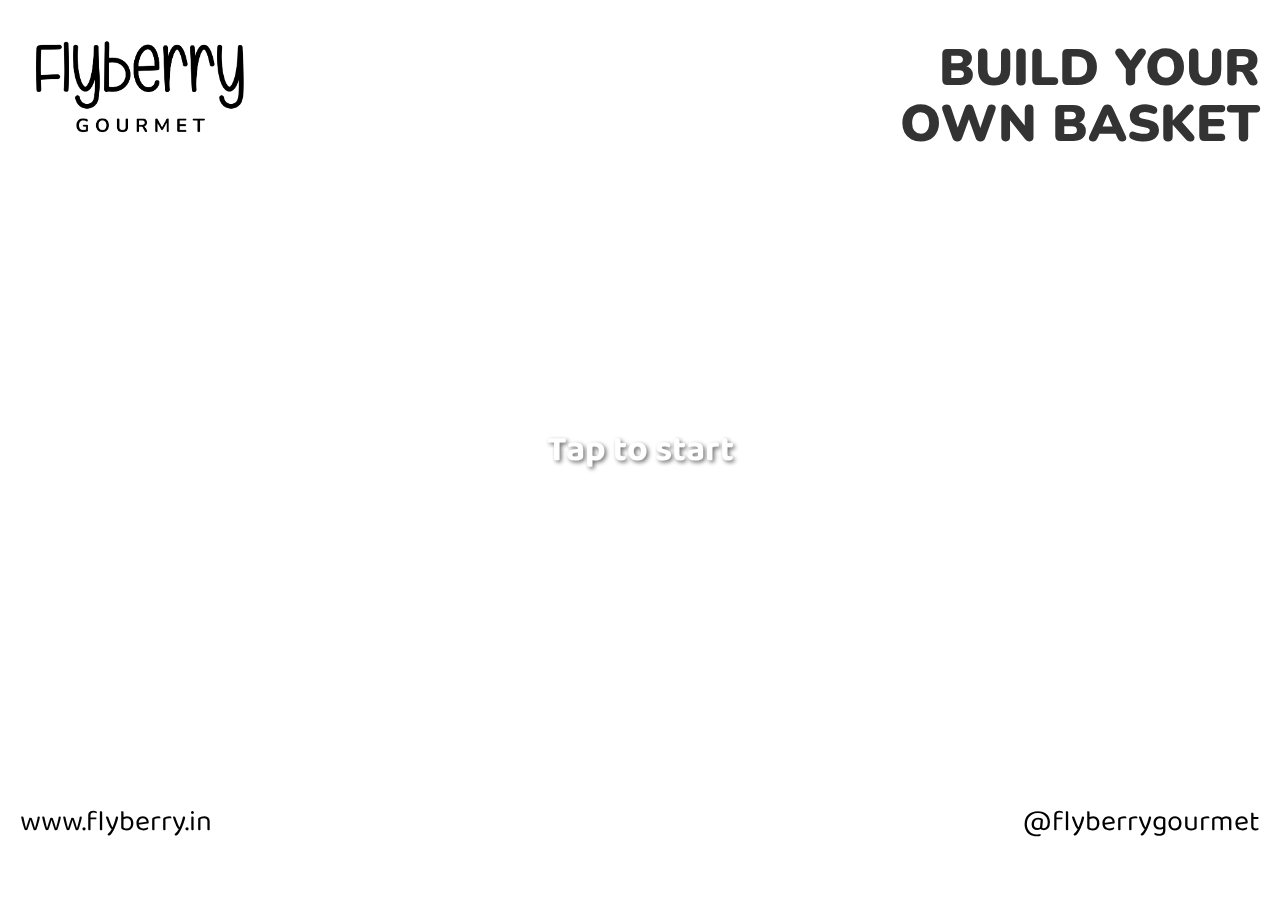
<file: index.html>
<!DOCTYPE html>
<html lang="en" class="no-js">
	<head>
		<meta charset="UTF-8" />
		<meta http-equiv="X-UA-Compatible" content="IE=edge"> 
		<meta name="viewport" content="width=device-width, initial-scale=1"> 
		<title>Flyberry Gourmet</title>
		<meta name="description" content="Build your own gourmet basket with Flyberry" />
		<link rel="stylesheet" type="text/css" href="css/normalize.css" />
		<link rel="stylesheet" type="text/css" href="css/demo.css" />
		<link rel="stylesheet" type="text/css" href="css/component.css" />
		<link rel="preconnect" href="https://fonts.googleapis.com">
		<link rel="preconnect" href="https://fonts.gstatic.com" crossorigin>
		<link href="https://fonts.googleapis.com/css2?family=Nunito:wght@400;700;900&display=swap" rel="stylesheet">
		<style>
			body {
				height: 100vh;
				overflow: hidden;
				position: relative;
				margin: 0;
				padding: 0;
			}
			
			/* Background video */
			.bg-video {
				position: fixed;
				top: 0;
				left: 0;
				width: 100vw;
				height: 100vh;
				object-fit: cover;
				z-index: -1;
			}
			
			/* Corner elements */
			.corner {
				position: absolute;
				z-index: 100;
			}
			
			.top-left {
				top: 40px;
				left: 20px;
			}
			
			.top-right {
				top: 40px;
				right: 20px;
				font-size: 3.2em;
				font-weight: 900;
				color: #333;
				font-family: 'Nunito', sans-serif;
				line-height: 1.1;
				text-align: right;
			}
			
			.bottom-left {
				bottom: 60px;
				left: 20px;
				font-size: 1.8em;
				color: black;
				font-family: 'Baloo 2', sans-serif;
			}
			
			.bottom-right {
				bottom: 60px;
				right: 20px;
				font-size: 1.8em;
				color: black;
				font-family: 'Baloo 2', sans-serif;
			}
			
			.logo {
				max-width: 240px;
				height: auto;
				margin-top: -45px;
			}
			
			/* Center content */
			.center-content {
				position: absolute;
				top: 50%;
				left: 50%;
				transform: translate(-50%, -50%);
				text-align: center;
				z-index: 50;
			}
			
			.ready-button {
				background: transparent;
				color: white;
				border: none;
				padding: 20px 40px;
				font-size: 2.25em;
				font-weight: bold;
				cursor: pointer;
				text-shadow: 2px 2px 4px rgba(0,0,0,0.7);
				opacity: 0.8;
				animation: blink 1.5s infinite;
				font-family: 'Baloo 2', sans-serif;
			}
			
			.ready-button:hover {
				animation-play-state: paused;
			}
			
			@keyframes blink {
				0%, 50% {
					opacity: 0.8;
				}
				51%, 100% {
					opacity: 0.3;
				}
			}
			
			/* Responsive adjustments */
			@media screen and (max-width: 768px) {
				.corner {
					font-size: 0.9em;
				}
				
				.top-right {
					font-size: 1.4em;
				}
				
				.logo {
					max-width: 120px;
				}
				
				.main-gif {
					width: 50vw;
					height: 50vh;
				}
				
				.ready-button {
					padding: 15px 30px;
					font-size: 1.3em;
				}
			}
			
			@media screen and (max-width: 480px) {
				.corner {
					font-size: 0.8em;
				}
				
				.top-right {
					font-size: 1.2em;
				}
				
				.logo {
					max-width: 100px;
				}
				
				.main-gif {
					width: 50vw;
					height: 50vh;
				}
				
				.ready-button {
					padding: 12px 25px;
					font-size: 1.1em;
				}
			}
			
			/* Optimized for 46:27 aspect ratio (narrow portrait screens ~360-428px width) */
			@media screen and (max-width: 430px) and (min-aspect-ratio: 1/2) {
				.corner {
					font-size: 0.7em;
				}
				
				.top-left {
					top: 20px;
					left: 15px;
				}
				
				.top-right {
					top: 20px;
					right: 15px;
					font-size: 1em;
					line-height: 1;
				}
				
				.bottom-left, .bottom-right {
					bottom: 40px;
					font-size: 0.9em;
				}
				
				.bottom-left {
					left: 15px;
				}
				
				.bottom-right {
					right: 15px;
				}
				
				.logo {
					max-width: 80px;
					margin-top: -25px;
				}
				
				.ready-button {
					padding: 10px 20px;
					font-size: 1em;
					border-radius: 8px;
				}
			}
			
			/* Extra narrow screens */
			@media screen and (max-width: 360px) {
				.top-right {
					font-size: 0.9em;
				}
				
				.bottom-left, .bottom-right {
					font-size: 0.8em;
				}
				
				.logo {
					max-width: 70px;
				}
				
				.ready-button {
					padding: 8px 16px;
					font-size: 0.9em;
				}
			}
		</style>
	</head>
	<body>
		<!-- Background Video -->
		<video class="bg-video" autoplay muted loop playsinline>
			<source src="https://pub-6e33f8540573461f858c0fa09671022b.r2.dev/video.mp4" type="video/mp4">
			Your browser does not support the video tag.
		</video>
		
		<!-- Top Left: Logo -->
		<div class="corner top-left">
			<img src="logo1.png" alt="Flyberry Logo" class="logo">
		</div>
		
		<!-- Top Right: BUILD YOUR OWN BASKET -->
		<div class="corner top-right">
			BUILD YOUR<br>OWN BASKET
		</div>
		
		<!-- Bottom Left: Website -->
		<div class="corner bottom-left">
			www.flyberry.in
		</div>
		
		<!-- Bottom Right: Instagram -->
		<div class="corner bottom-right">
			@flyberrygourmet
		</div>
		
		<!-- Center Content: Button -->
		<div class="center-content">
			<button class="ready-button">Tap to start</button>
		</div>
		
		<script>
			function goToForm() {
				window.location.href = 'form.html';
			}
			
			// Make entire page clickable
			document.addEventListener('click', goToForm);
		</script>
	</body>
</html>
</file>
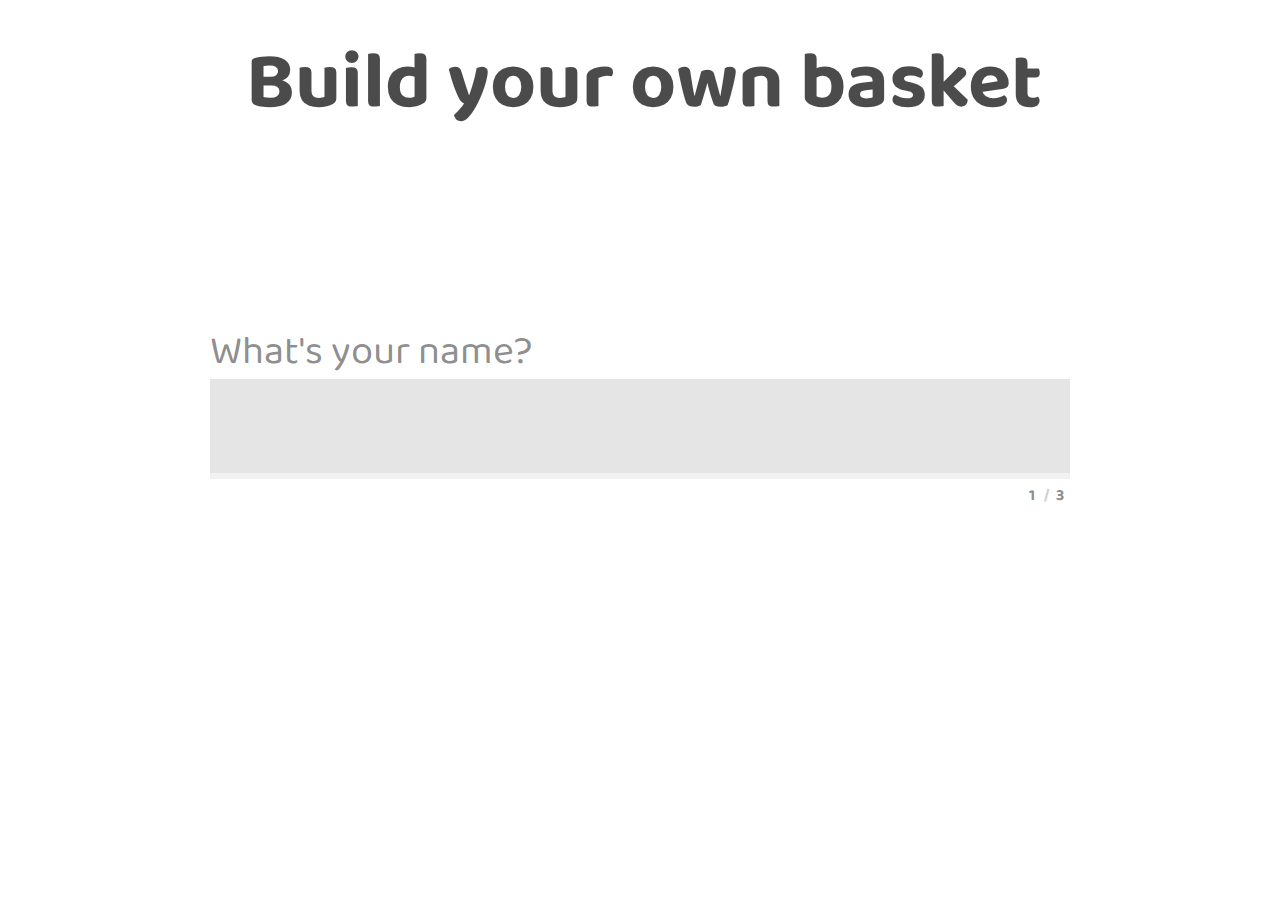
<file: form.html>
<!DOCTYPE html>
<html lang="en" class="no-js">
	<head>
		<meta charset="UTF-8" />
		<meta http-equiv="X-UA-Compatible" content="IE=edge"> 
		<meta name="viewport" content="width=device-width, initial-scale=1"> 
		<title>Form - Flyberry Gourmet</title>
		<meta name="description" content="Minimal Form Interface: Simplistic, single input view form" />
		<meta name="keywords" content="form, minimal, interface, single input, big form, responsive form, transition" />
		<meta name="author" content="Codrops" />
		<link rel="shortcut icon" href="../favicon.ico">
		<link rel="preconnect" href="https://fonts.googleapis.com">
		<link rel="preconnect" href="https://fonts.gstatic.com" crossorigin>
		<link href="https://fonts.googleapis.com/css2?family=Nunito:wght@400;600;700&display=swap" rel="stylesheet">
		<link rel="stylesheet" type="text/css" href="css/normalize.css" />
		<link rel="stylesheet" type="text/css" href="css/demo.css" />
		<link rel="stylesheet" type="text/css" href="css/component.css" />
		<style>
			@keyframes ripple {
				0% {
					transform: scale(0);
					opacity: 0.6;
				}
				100% {
					transform: scale(4);
					opacity: 0;
				}
			}
		</style>
		<script src="js/modernizr.custom.js"></script>
	</head>
	<body>
		<div class="container">
			<header class="codrops-header">
				<h1><span style="font-size: 2em; font-weight: bold; color: black;">Build your own basket</span></h1>	
			</header>
			<section>
				<form id="theForm" class="simform">
					<div class="simform-inner">
						<ol class="questions">
							<li>
								<span><label for="q1">What's your name?</label></span>
								<input id="q1" name="q1" type="text"/>
							</li>
							<li>
								<span><label for="q2">What's your phone number?</label></span>
								<input id="q2" name="q2" type="tel"/>
							</li>
							<li>
								<span><label for="q3">How many baskets do you need?</label></span>
								<input id="q3" name="q3" type="number" min="1"/>
							</li>
						</ol><!-- /questions -->
						<button class="submit" type="submit">Send answers</button>
						<div class="controls">
							<button class="next"></button>
							<div class="progress"></div>
							<span class="number">
								<span class="number-current"></span>
								<span class="number-total"></span>
							</span>
							<span class="error-message"></span>
						</div><!-- / controls -->
					</div><!-- /simform-inner -->
					<span class="final-message"></span>
				</form><!-- /simform -->			
			</section>
		</div><!-- /container -->
		<script src="js/classie.js"></script>
		<script src="js/stepsForm.js"></script>
		<script src="js/formHandler.js"></script>
		<script src="js/virtualKeyboard.js"></script>
		<script>
			var theForm = document.getElementById( 'theForm' );
                        //disable form autocomplete
                        theForm.setAttribute( "autocomplete", "off" );

			new stepsForm( theForm, {
				onSubmit : function( form ) {
					// Get the username from the form
					const userName = form.querySelector('#q1').value || 'Guest';
					
					// Save form data to Google Sheets
					window.formHandler.submitToSheets( form );
					
					// Store username in localStorage for the BYOB page
					localStorage.setItem('userName', userName);
					
					// Redirect to basket builder
					setTimeout(() => {
						window.location.href = 'byob.html';
					}, 1000); // 1 second delay before redirect
				}
			} );
		</script>
	</body>
</html>
</file>
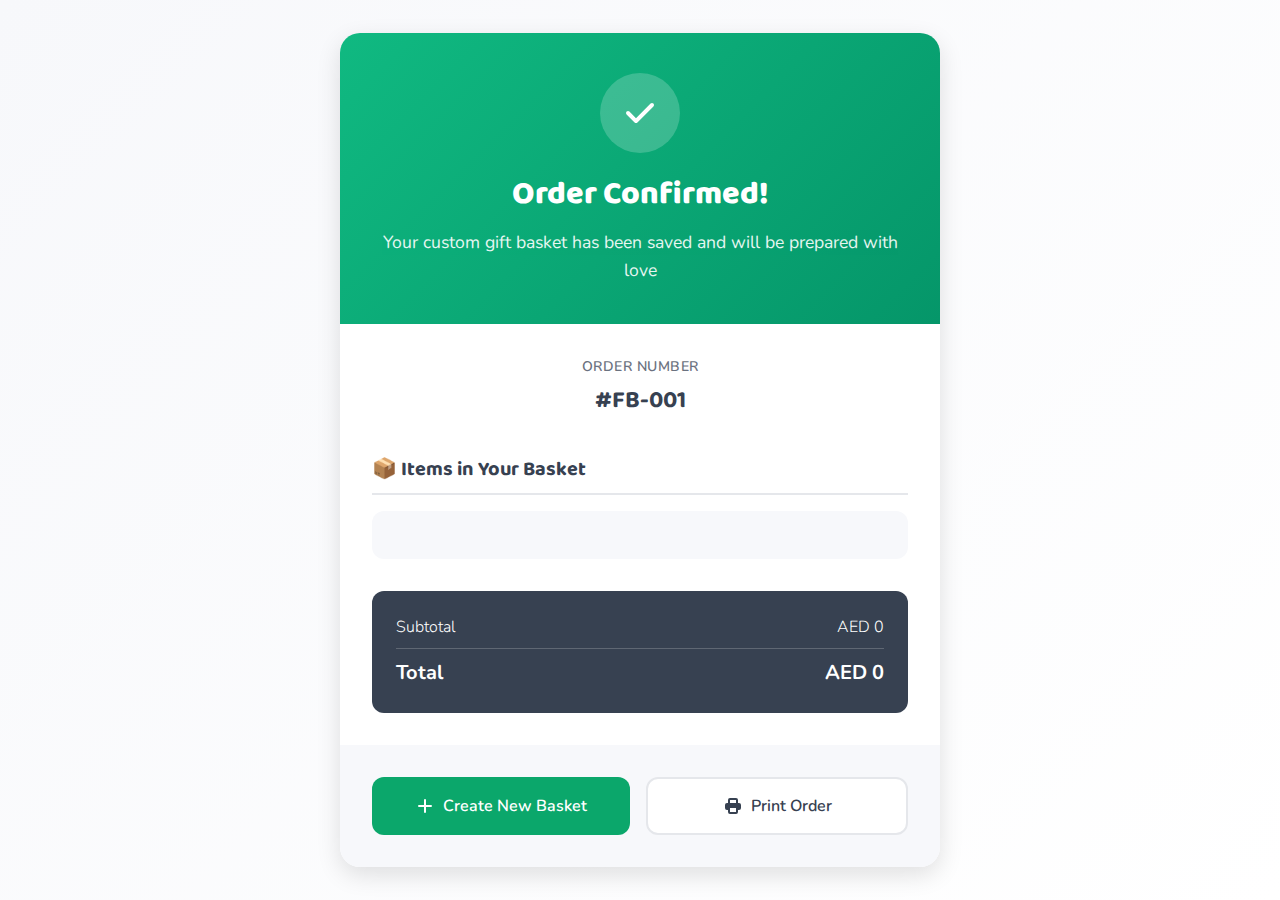
<file: order-confirmation.html>
<!DOCTYPE html>
<html lang="en">
<head>
    <meta charset="UTF-8">
    <meta name="viewport" content="width=device-width, initial-scale=1.0">
    <title>Order Confirmation - Flyberry Gourmet</title>
    <link rel="preconnect" href="https://fonts.googleapis.com">
    <link rel="preconnect" href="https://fonts.gstatic.com" crossorigin>
    <link href="https://fonts.googleapis.com/css2?family=Baloo+2:wght@400;700;800&family=Nunito:wght@300;400;600;700&display=swap" rel="stylesheet">
    <style>
        * {
            margin: 0;
            padding: 0;
            box-sizing: border-box;
        }

        :root {
            --bg-light: #f7f8fb;
            --white: #ffffff;
            --accent-blue: #374151;
            --accent-blue-light: #6b7280;
            --accent-green: #0ba76b;
            --text-primary: #1a1a1a;
            --text-secondary: #6b7280;
            --border-light: #e5e7eb;
            --shadow-sm: 0 1px 3px rgba(0, 0, 0, 0.06);
            --shadow-md: 0 4px 12px rgba(0, 0, 0, 0.08);
            --shadow-lg: 0 8px 24px rgba(0, 0, 0, 0.12);
            --success-green: #10b981;
            --success-light: #d1fae5;
        }

        body {
            font-family: 'Nunito', -apple-system, BlinkMacSystemFont, sans-serif;
            font-weight: 300;
            background: linear-gradient(135deg, var(--bg-light) 0%, #ffffff 100%);
            color: var(--text-primary);
            line-height: 1.6;
            min-height: 100vh;
            display: flex;
            align-items: center;
            justify-content: center;
            padding: 20px;
        }

        .confirmation-container {
            background: var(--white);
            border-radius: 20px;
            box-shadow: var(--shadow-lg);
            max-width: 600px;
            width: 100%;
            overflow: hidden;
            animation: slideUp 0.6s ease-out;
        }

        @keyframes slideUp {
            from {
                opacity: 0;
                transform: translateY(30px);
            }
            to {
                opacity: 1;
                transform: translateY(0);
            }
        }

        .confirmation-header {
            background: linear-gradient(135deg, var(--success-green) 0%, #059669 100%);
            color: white;
            padding: 2.5rem 2rem;
            text-align: center;
            position: relative;
        }

        .success-icon {
            width: 80px;
            height: 80px;
            background: rgba(255, 255, 255, 0.2);
            border-radius: 50%;
            display: flex;
            align-items: center;
            justify-content: center;
            margin: 0 auto 1rem;
            animation: bounce 0.8s ease-out 0.3s both;
        }

        @keyframes bounce {
            0%, 20%, 53%, 80%, 100% {
                transform: translateY(0);
            }
            40%, 43% {
                transform: translateY(-20px);
            }
            70% {
                transform: translateY(-10px);
            }
            90% {
                transform: translateY(-4px);
            }
        }

        .confirmation-title {
            font-family: 'Baloo 2', cursive;
            font-size: 2rem;
            font-weight: 800;
            margin-bottom: 0.5rem;
        }

        .confirmation-subtitle {
            font-size: 1.1rem;
            opacity: 0.9;
            font-weight: 400;
        }

        .order-details {
            padding: 2rem;
        }

        .order-number {
            text-align: center;
            margin-bottom: 2rem;
        }

        .order-number-label {
            font-size: 0.875rem;
            color: var(--text-secondary);
            text-transform: uppercase;
            letter-spacing: 0.5px;
            font-weight: 600;
        }

        .order-number-value {
            font-family: 'Baloo 2', cursive;
            font-size: 1.5rem;
            font-weight: 700;
            color: var(--accent-blue);
            margin-top: 0.25rem;
        }

        .summary-section {
            margin-bottom: 2rem;
        }

        .section-title {
            font-family: 'Baloo 2', cursive;
            font-size: 1.25rem;
            font-weight: 700;
            color: var(--accent-blue);
            margin-bottom: 1rem;
            padding-bottom: 0.5rem;
            border-bottom: 2px solid var(--border-light);
        }



        .items-list {
            background: var(--bg-light);
            border-radius: 12px;
            padding: 1.5rem;
        }

        .item {
            display: flex;
            justify-content: space-between;
            align-items: center;
            padding: 0.75rem 0;
            border-bottom: 1px solid var(--border-light);
        }

        .item:last-child {
            border-bottom: none;
        }

        .item-info {
            flex: 1;
        }

        .item-name {
            font-weight: 600;
            color: var(--text-primary);
        }

        .item-details {
            font-size: 0.875rem;
            color: var(--text-secondary);
            margin-top: 0.25rem;
        }

        .item-total {
            font-weight: 700;
            color: var(--accent-blue);
        }

        .order-total {
            background: var(--accent-blue);
            color: white;
            padding: 1.5rem;
            border-radius: 12px;
            margin-top: 1.5rem;
        }

        .total-row {
            display: flex;
            justify-content: space-between;
            align-items: center;
            margin-bottom: 0.5rem;
        }

        .total-row:last-child {
            margin-bottom: 0;
            padding-top: 0.5rem;
            border-top: 1px solid rgba(255, 255, 255, 0.2);
            font-size: 1.25rem;
            font-weight: 700;
        }

        .actions {
            padding: 2rem;
            background: var(--bg-light);
            display: flex;
            gap: 1rem;
            flex-wrap: wrap;
        }

        .btn {
            flex: 1;
            min-width: 200px;
            padding: 1rem 2rem;
            border: none;
            border-radius: 12px;
            font-family: 'Nunito', sans-serif;
            font-weight: 600;
            font-size: 1rem;
            cursor: pointer;
            transition: all 0.3s ease;
            text-decoration: none;
            display: flex;
            align-items: center;
            justify-content: center;
            gap: 0.5rem;
        }

        .btn-primary {
            background: var(--accent-green);
            color: white;
        }

        .btn-primary:hover {
            background: #0a9960;
            transform: translateY(-2px);
            box-shadow: 0 6px 20px rgba(11, 167, 107, 0.3);
        }

        .btn-secondary {
            background: white;
            color: var(--accent-blue);
            border: 2px solid var(--border-light);
        }

        .btn-secondary:hover {
            background: var(--accent-blue);
            color: white;
            transform: translateY(-2px);
            box-shadow: var(--shadow-md);
        }



        @media (max-width: 768px) {
            .confirmation-container {
                margin: 1rem;
                border-radius: 16px;
            }

            .confirmation-header {
                padding: 2rem 1.5rem;
            }

            .confirmation-title {
                font-size: 1.75rem;
            }

            .order-details {
                padding: 1.5rem;
            }

            .actions {
                padding: 1.5rem;
                flex-direction: column;
            }

            .btn {
                min-width: auto;
            }
        }

        /* Optimized for 46:27 aspect ratio (narrow portrait screens ~360-430px width) */
        @media (max-width: 430px) and (min-aspect-ratio: 1/2) {
            .confirmation-container {
                margin: 0.75rem;
                border-radius: 12px;
            }

            .confirmation-header {
                padding: 1.5rem 1rem;
            }

            .success-icon {
                width: 60px;
                height: 60px;
            }

            .confirmation-title {
                font-size: 1.5rem;
                margin: 1rem 0 0.5rem 0;
            }

            .confirmation-subtitle {
                font-size: 0.9rem;
            }

            .order-details {
                padding: 1rem;
            }

            .detail-row {
                padding: 0.75rem 0;
            }

            .detail-label {
                font-size: 0.85rem;
            }

            .detail-value {
                font-size: 0.9rem;
            }

            .items-list {
                gap: 0.75rem;
                margin: 0.75rem 0;
            }

            .item {
                padding: 0.75rem;
            }

            .item-name {
                font-size: 0.9rem;
            }

            .item-details {
                font-size: 0.8rem;
            }

            .total-section {
                padding: 1rem 0;
            }

            .total-label, .total-value {
                font-size: 1rem;
            }

            .actions {
                padding: 1rem;
                gap: 0.75rem;
            }

            .btn {
                padding: 0.75rem 1.5rem;
                font-size: 0.9rem;
            }
        }

        /* Extra narrow screens (≤360px) */
        @media (max-width: 360px) {
            .confirmation-container {
                margin: 0.5rem;
            }

            .confirmation-header {
                padding: 1.25rem 0.75rem;
            }

            .confirmation-title {
                font-size: 1.3rem;
            }

            .confirmation-subtitle {
                font-size: 0.85rem;
            }

            .order-details {
                padding: 0.75rem;
            }

            .detail-label {
                font-size: 0.8rem;
            }

            .detail-value {
                font-size: 0.85rem;
            }

            .item-name {
                font-size: 0.85rem;
            }

            .item-details {
                font-size: 0.75rem;
            }

            .btn {
                padding: 0.65rem 1.25rem;
                font-size: 0.85rem;
            }
        }
    </style>
</head>
<body>
    <div class="confirmation-container">
        <!-- Header -->
        <div class="confirmation-header">
            <div class="success-icon">
                <svg width="40" height="40" fill="currentColor" viewBox="0 0 20 20">
                    <path fill-rule="evenodd" d="M16.707 5.293a1 1 0 010 1.414l-8 8a1 1 0 01-1.414 0l-4-4a1 1 0 011.414-1.414L8 12.586l7.293-7.293a1 1 0 011.414 0z" clip-rule="evenodd"/>
                </svg>
            </div>
            <h1 class="confirmation-title">Order Confirmed!</h1>
            <p class="confirmation-subtitle">Your custom gift basket has been saved and will be prepared with love</p>
        </div>

        <!-- Order Details -->
        <div class="order-details">
            <!-- Order Number -->
            <div class="order-number">
                <div class="order-number-label">Order Number</div>
                <div class="order-number-value" id="orderNumber">#FB-001</div>
            </div>



            <!-- Items List -->
            <div class="summary-section">
                <h3 class="section-title">📦 Items in Your Basket</h3>
                <div class="items-list" id="itemsList">
                    <!-- Items will be populated by JavaScript -->
                </div>
            </div>

            <!-- Order Total -->
            <div class="order-total">
                <div class="total-row">
                    <span>Subtotal</span>
                    <span id="subtotalAmount">AED 0</span>
                </div>
                <div class="total-row" id="discountRow" style="display: none;">
                    <span>Discount</span>
                    <span id="discountAmount">-AED 0</span>
                </div>
                <div class="total-row">
                    <span>Total</span>
                    <span id="totalAmount">AED 0</span>
                </div>
            </div>
        </div>

        <!-- Actions -->
        <div class="actions">
            <a href="index.html" class="btn btn-primary">
                <svg width="20" height="20" fill="currentColor" viewBox="0 0 20 20">
                    <path fill-rule="evenodd" d="M10 3a1 1 0 011 1v5h5a1 1 0 110 2h-5v5a1 1 0 11-2 0v-5H4a1 1 0 110-2h5V4a1 1 0 011-1z" clip-rule="evenodd"/>
                </svg>
                Create New Basket
            </a>
            <button onclick="window.print()" class="btn btn-secondary">
                <svg width="20" height="20" fill="currentColor" viewBox="0 0 20 20">
                    <path fill-rule="evenodd" d="M5 4v3H4a2 2 0 00-2 2v3a2 2 0 002 2h1v2a2 2 0 002 2h6a2 2 0 002-2v-2h1a2 2 0 002-2V9a2 2 0 00-2-2h-1V4a2 2 0 00-2-2H7a2 2 0 00-2 2zm8 0H7v3h6V4zm0 8H7v4h6v-4z" clip-rule="evenodd"/>
                </svg>
                Print Order
            </button>
        </div>
    </div>

    <script>
        // Get order data from URL parameters or localStorage
        function loadOrderData() {
            try {
                // Try to get data from localStorage first
                const orderData = localStorage.getItem('lastOrder');
                if (orderData) {
                    const data = JSON.parse(orderData);
                    populateOrderDetails(data);
                    // Clear the stored data after use
                    localStorage.removeItem('lastOrder');
                    return;
                }

                // Fallback: try URL parameters
                const urlParams = new URLSearchParams(window.location.search);
                const orderParam = urlParams.get('order');
                if (orderParam) {
                    const data = JSON.parse(decodeURIComponent(orderParam));
                    populateOrderDetails(data);
                }
            } catch (error) {
                console.error('Error loading order data:', error);
                // Show default data if no order data available
                showDefaultOrder();
            }
        }

        function populateOrderDetails(orderData) {
            // Generate order number based on timestamp
            const orderNumber = `#FB-${Date.now().toString().slice(-6)}`;
            document.getElementById('orderNumber').textContent = orderNumber;



            // Populate items list
            const itemsList = document.getElementById('itemsList');
            itemsList.innerHTML = '';

            if (orderData.items && orderData.items.length > 0) {
                orderData.items.forEach(item => {
                    const itemElement = document.createElement('div');
                    itemElement.className = 'item';
                    itemElement.innerHTML = `
                        <div class="item-info">
                            <div class="item-name">${item.name}</div>
                        </div>
                        <div class="item-total">${item.total}</div>
                    `;
                    itemsList.appendChild(itemElement);
                });
            } else {
                itemsList.innerHTML = '<div class="item"><div class="item-info"><div class="item-name">No items found</div></div></div>';
            }

            // Populate totals
            document.getElementById('subtotalAmount').textContent = orderData.subtotal || 'AED 0';
            document.getElementById('totalAmount').textContent = orderData.finalTotal || 'AED 0';

            // Show discount if applicable
            if (orderData.discount && parseFloat(orderData.discount.replace(/[^\d.-]/g, '')) > 0) {
                document.getElementById('discountRow').style.display = 'flex';
                document.getElementById('discountAmount').textContent = `-${orderData.discount}`;
            }
        }

        function showDefaultOrder() {
            // Show a default message if no order data is available
            document.getElementById('orderNumber').textContent = '#FB-000001';

            
            const itemsList = document.getElementById('itemsList');
            itemsList.innerHTML = '<div class="item"><div class="item-info"><div class="item-name">Your custom basket items</div><div class="item-details">Details will be confirmed by our team</div></div></div>';
        }

        // Load order data when page loads
        document.addEventListener('DOMContentLoaded', function() {
            loadOrderData();
        });
    </script>
</body>
</html>
</file>
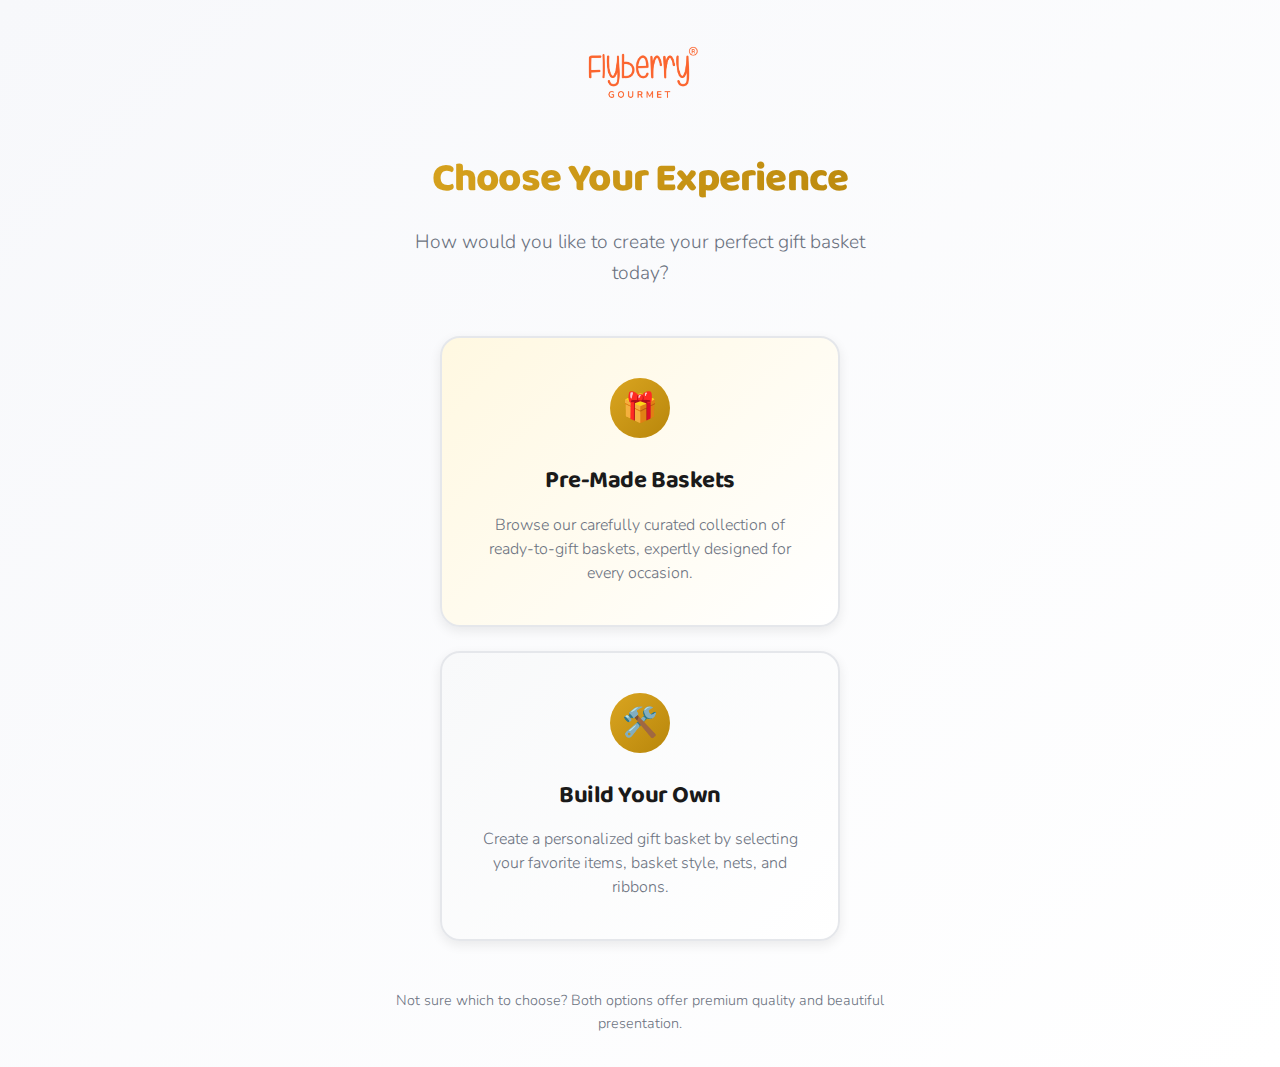
<file: selection.html>
<!DOCTYPE html>
<html lang="en">
<head>
    <meta charset="UTF-8">
    <meta name="viewport" content="width=device-width, initial-scale=1.0">
    <title>Flyberry Gourmet - Choose Your Experience</title>
    <link rel="preconnect" href="https://fonts.googleapis.com">
    <link rel="preconnect" href="https://fonts.gstatic.com" crossorigin>
    <link href="https://fonts.googleapis.com/css2?family=Baloo+2:wght@400;700;800&family=Nunito:wght@300;400;600;700&display=swap" rel="stylesheet">
    <style>
        * {
            margin: 0;
            padding: 0;
            box-sizing: border-box;
        }

        :root {
            --bg-light: #f7f8fb;
            --white: #ffffff;
            --accent-blue: #374151;
            --accent-blue-light: #6b7280;
            --accent-green: #0ba76b;
            --text-primary: #1a1a1a;
            --text-secondary: #6b7280;
            --border-light: #e5e7eb;
            --shadow-sm: 0 1px 3px rgba(0, 0, 0, 0.06);
            --shadow-md: 0 4px 12px rgba(0, 0, 0, 0.08);
            --shadow-lg: 0 8px 24px rgba(0, 0, 0, 0.12);
            --gold: #DAA520;
            --gold-dark: #B8860B;
        }

        body {
            font-family: 'Nunito', -apple-system, BlinkMacSystemFont, sans-serif;
            font-weight: 300;
            background: linear-gradient(135deg, #f7f8fb 0%, #ffffff 100%);
            color: var(--text-primary);
            line-height: 1.6;
            -webkit-font-smoothing: antialiased;
            -moz-osx-font-smoothing: grayscale;
            min-height: 100vh;
            display: flex;
            align-items: center;
            justify-content: center;
        }

        h1, h2, h3 {
            font-family: 'Baloo 2', cursive;
            font-weight: 800;
            letter-spacing: -0.02em;
        }

        .container {
            max-width: 600px;
            width: 100%;
            padding: 2rem;
            text-align: center;
        }

        .logo {
            width: 120px;
            height: auto;
            margin: 0 auto 2rem;
            display: block;
        }

        .main-heading {
            font-size: 2.5rem;
            color: var(--text-primary);
            margin-bottom: 1rem;
            background: linear-gradient(135deg, var(--gold), var(--gold-dark));
            -webkit-background-clip: text;
            -webkit-text-fill-color: transparent;
            background-clip: text;
        }

        .subtitle {
            font-size: 1.2rem;
            color: var(--text-secondary);
            margin-bottom: 3rem;
            max-width: 500px;
            margin-left: auto;
            margin-right: auto;
        }

        .options-container {
            display: flex;
            flex-direction: column;
            gap: 1.5rem;
            max-width: 400px;
            margin: 0 auto;
        }

        .option-card {
            background: var(--white);
            border-radius: 20px;
            padding: 2.5rem 2rem;
            box-shadow: var(--shadow-md);
            border: 2px solid var(--border-light);
            cursor: pointer;
            transition: all 0.3s cubic-bezier(0.4, 0, 0.2, 1);
            text-decoration: none;
            color: inherit;
            position: relative;
            overflow: hidden;
        }

        .option-card::before {
            content: '';
            position: absolute;
            top: 0;
            left: -100%;
            width: 100%;
            height: 100%;
            background: linear-gradient(90deg, transparent, rgba(218, 165, 32, 0.1), transparent);
            transition: left 0.6s;
        }

        .option-card:hover::before {
            left: 100%;
        }

        .option-card:hover {
            transform: translateY(-5px);
            box-shadow: var(--shadow-lg);
            border-color: var(--gold);
        }

        .option-card:active {
            transform: translateY(-2px);
        }

        .option-icon {
            width: 60px;
            height: 60px;
            background: linear-gradient(135deg, var(--gold), var(--gold-dark));
            border-radius: 50%;
            display: flex;
            align-items: center;
            justify-content: center;
            margin: 0 auto 1.5rem;
            font-size: 1.8rem;
            color: white;
            position: relative;
            z-index: 2;
        }

        .option-title {
            font-size: 1.5rem;
            font-weight: 700;
            color: var(--text-primary);
            margin-bottom: 0.75rem;
            position: relative;
            z-index: 2;
        }

        .option-description {
            color: var(--text-secondary);
            font-size: 1rem;
            line-height: 1.5;
            position: relative;
            z-index: 2;
        }

        .customize-card {
            background: linear-gradient(135deg, #f8f9fa, var(--white));
        }

        .premade-card {
            background: linear-gradient(135deg, #fff8e1, var(--white));
        }

        .footer-text {
            margin-top: 3rem;
            color: var(--text-secondary);
            font-size: 0.9rem;
        }

        /* Responsive Design */
        @media (max-width: 768px) {
            .container {
                padding: 1.5rem;
            }

            .main-heading {
                font-size: 2rem;
            }

            .subtitle {
                font-size: 1.1rem;
                margin-bottom: 2rem;
            }

            .option-card {
                padding: 2rem 1.5rem;
            }

            .option-title {
                font-size: 1.3rem;
            }
        }

        @media (max-width: 480px) {
            .main-heading {
                font-size: 1.8rem;
            }

            .option-card {
                padding: 1.5rem;
            }

            .options-container {
                gap: 1rem;
            }
        }

        /* Animation on page load */
        @keyframes fadeInUp {
            from {
                opacity: 0;
                transform: translateY(30px);
            }
            to {
                opacity: 1;
                transform: translateY(0);
            }
        }

        .container > * {
            animation: fadeInUp 0.8s ease-out forwards;
        }

        .container > *:nth-child(2) {
            animation-delay: 0.1s;
        }

        .container > *:nth-child(3) {
            animation-delay: 0.2s;
        }

        .container > *:nth-child(4) {
            animation-delay: 0.3s;
        }

        .container > *:nth-child(5) {
            animation-delay: 0.4s;
        }
    </style>
</head>
<body>
    <div class="container">
        <img src="logo.png" alt="Flyberry Gourmet" class="logo">
        
        <h1 class="main-heading">Choose Your Experience</h1>
        
        <p class="subtitle">
            How would you like to create your perfect gift basket today?
        </p>

        <div class="options-container">
            <a href="premade.html" class="option-card premade-card">
                <div class="option-icon">🎁</div>
                <h2 class="option-title">Pre-Made Baskets</h2>
                <p class="option-description">
                    Browse our carefully curated collection of ready-to-gift baskets, expertly designed for every occasion.
                </p>
            </a>

            <a href="byob.html" class="option-card customize-card">
                <div class="option-icon">🛠️</div>
                <h2 class="option-title">Build Your Own</h2>
                <p class="option-description">
                    Create a personalized gift basket by selecting your favorite items, basket style, nets, and ribbons.
                </p>
            </a>
        </div>

        <p class="footer-text">
            Not sure which to choose? Both options offer premium quality and beautiful presentation.
        </p>
    </div>

    <script>
        // Add smooth scrolling and enhanced interactions
        document.addEventListener('DOMContentLoaded', function() {
            const cards = document.querySelectorAll('.option-card');
            
            cards.forEach(card => {
                card.addEventListener('mouseenter', function() {
                    this.style.transform = 'translateY(-5px) scale(1.02)';
                });
                
                card.addEventListener('mouseleave', function() {
                    this.style.transform = 'translateY(0) scale(1)';
                });
                
                // Add click animation
                card.addEventListener('click', function(e) {
                    // Create ripple effect
                    const ripple = document.createElement('div');
                    const rect = this.getBoundingClientRect();
                    const size = Math.max(rect.width, rect.height);
                    const x = e.clientX - rect.left - size / 2;
                    const y = e.clientY - rect.top - size / 2;
                    
                    ripple.style.cssText = `
                        position: absolute;
                        width: ${size}px;
                        height: ${size}px;
                        left: ${x}px;
                        top: ${y}px;
                        background: rgba(218, 165, 32, 0.3);
                        border-radius: 50%;
                        transform: scale(0);
                        animation: ripple 0.6s linear;
                        pointer-events: none;
                        z-index: 1;
                    `;
                    
                    this.appendChild(ripple);
                    
                    setTimeout(() => {
                        ripple.remove();
                    }, 600);
                });
            });
        });

        // Add CSS for ripple animation
        const style = document.createElement('style');
        style.textContent = `
            @keyframes ripple {
                to {
                    transform: scale(4);
                    opacity: 0;
                }
            }
        `;
        document.head.appendChild(style);
    </script>
</body>
</html>
</file>
<file: css/demo.css>
@import url(https://fonts.googleapis.com/css2?family=Baloo+2:wght@400;700&display=swap);
@font-face {
	font-weight: normal;
	font-style: normal;
	font-family: 'codropsicons';
	src:url('../fonts/codropsicons/codropsicons.eot');
	src:url('../fonts/codropsicons/codropsicons.eot?#iefix') format('embedded-opentype'),
		url('../fonts/codropsicons/codropsicons.woff') format('woff'),
		url('../fonts/codropsicons/codropsicons.ttf') format('truetype'),
		url('../fonts/codropsicons/codropsicons.svg#codropsicons') format('svg');
}

*, *:after, *:before { -webkit-box-sizing: border-box; -moz-box-sizing: border-box; box-sizing: border-box; }
.clearfix:before, .clearfix:after { content: ''; display: table; }
.clearfix:after { clear: both; }

body {
	background: #ffffff;
	color: rgba(0,0,0,0.45);
	font-size: 100%;
	line-height: 1.25;
	font-family: 'Baloo 2', Arial, sans-serif;
}

a {
	color: rgba(0,0,0,0.25);
	text-decoration: none;
	outline: none;
}

a:hover, a:focus {
	color: rgba(0,0,0,0.6);
}

.codrops-header {
	margin: 0 auto;
	padding: 2.1em 1em;
	text-align: center;
	color: rgba(0,0,0,0.35);
}

.codrops-header h1 {
	margin: 0;
	font-weight: 400;
	font-size: 2.5em;
}

.codrops-header h1 span {
	display: block;
	padding: 0 0 0.6em 0.1em;
	font-size: 0.6em;
	opacity: 0.7;
}

/* To Navigation Style */
.codrops-top {
	width: 100%;
	text-transform: uppercase;
	font-weight: 700;
	font-size: 0.69em;
	line-height: 2.2;
}

.codrops-top a {
	display: inline-block;
	padding: 0 1em;
	text-decoration: none;
	letter-spacing: 1px;
}

.codrops-top span.right {
	float: right;
}

.codrops-top span.right a {
	display: block;
	float: left;
}

.codrops-icon:before {
	margin: 0 4px;
	text-transform: none;
	font-weight: normal;
	font-style: normal;
	font-variant: normal;
	font-family: 'codropsicons';
	line-height: 1;
	speak: none;
	-webkit-font-smoothing: antialiased;
}

.codrops-icon-drop:before {
	content: "\e001";
}

.codrops-icon-prev:before {
	content: "\e004";
}

section {
	padding: 2em 2em 3em;
	background: #ffffff;
	text-align: center;
}

section.related {
	padding: 3em 1em 4em;
	background: #465650;
	color: rgba(0,0,0,0.4);
	font-size: 1.5em;
}

.related > a {
	max-width: 80%;
	border: 2px solid rgba(0,0,0,0.3);
	display: inline-block;
	text-align: center;
	margin: 20px 10px;
	padding: 25px;
	-webkit-transition: color 0.3s, border-color 0.3s;
	transition: color 0.3s, border-color 0.3s;
}

.related a:hover {
	border-color: rgba(0,0,0,0.6);
}

.related a img {
	max-width: 100%;
	opacity: 0.4;
	-webkit-transition: opacity 0.3s;
	transition: opacity 0.3s;
}

.related a:hover img,
.related a:active img {
	opacity: 1;
}

.related a h3 {
	margin: 0;
	padding: 0.5em 0 0.3em;
	max-width: 300px;
	font-weight: 400;
	font-size: 0.75em;
	text-align: left;
}

@media screen and (max-width: 44.75em) {
	section { padding: 1em 2em; }
}

@media screen and (max-width: 25em) {
	.codrops-header { font-size: 0.8em; }
	section.related { font-size: 1.2em; }
	.codrops-icon span { display: none; }
}
</file>
<file: css/component.css>
@font-face {
	font-weight: normal;
	font-style: normal;
	font-family: 'icomoon';
	src:url('../fonts/icomoon/icomoon.eot?-9heso');
	src:url('../fonts/icomoon/icomoon.eot?#iefix-9heso') format('embedded-opentype'),
		url('../fonts/icomoon/icomoon.woff?-9heso') format('woff'),
		url('../fonts/icomoon/icomoon.ttf?-9heso') format('truetype'),
		url('../fonts/icomoon/icomoon.svg?-9heso#icomoon') format('svg');
}

.simform {
	position: relative;
	margin: 0 auto;
	padding: 2em 0;
	max-width: 860px;
	width: 100%;
	text-align: left;
	font-size: 2.5em;
}

.simform .submit {
	display: none;
}

/* Question list style */
.simform ol {
	margin: 0;
	padding: 0;
	list-style: none;
	position: relative;
	-webkit-transition: height 0.4s;
	transition: height 0.4s;
}

.simform ol:before {
	content: '';
	background-color: rgba(0,0,0,0.1);
	position: absolute;
	left: 0;
	bottom: 0;
	width: 100%;
	height: 2.35em;
}

.questions li {
	z-index: 100;
	position: relative;
	visibility: hidden;
	height: 0;
	-webkit-transition: visibility 0s 0.4s, height 0s 0.4s;
	transition: visibility 0s 0.4s, height 0s 0.4s;
}

.questions li.current,
.no-js .questions li {
	visibility: visible;
	height: auto;
	-webkit-transition: none;
	transition: none;
}

/* Labels */
.questions li > span {
	display: block;
	overflow: hidden;
}

.questions li > span label {
	display: block;
	-webkit-transition: -webkit-transform 0.4s;
	transition: transform 0.4s;
	-webkit-transform: translateY(-100%);
	transform: translateY(-100%);
}

.questions li.current > span label,
.no-js .questions li > span label {
	-webkit-transition: none;
	transition: none;
	-webkit-transform: translateY(0);
	transform: translateY(0);
}

.show-next .questions li.current > span label {
	-webkit-animation: moveUpFromDown 0.4s both;
	animation: moveUpFromDown 0.4s both;
}

@-webkit-keyframes moveUpFromDown {
	from { -webkit-transform: translateY(100%); }
	to { -webkit-transform: translateY(0); }
}

@keyframes moveUpFromDown {
	from { -webkit-transform: translateY(100%); transform: translateY(100%); }
	to { -webkit-transform: translateY(0); transform: translateY(0); }
}

/* Input field */
.questions input {
	display: block;
    margin: 0.3em 0 0 0;
    padding: 0.2em 1em 0.5em 0.7em;
    width: calc(100% - 2em);
    border: none;
    background: transparent;
    color: rgba(0,0,0,0.8);
    font-size: 1em;
    line-height: 1;
    opacity: 0;
    -webkit-transition: opacity 0.3s;
    transition: opacity 0.3s;
    height: 2.1em;
}

.questions .current input,
.no-js .questions input {
	opacity: 1;
}

.questions input:focus,
.simform button:focus {
	outline: none;
}

/* Next question button */
.next {
	position: absolute;
	right: 0;
	bottom: 2.15em; /* padding-bottom of form plus progress bar height */
	display: block;
	padding: 0;
	width: 2em;
	height: 2em;
	border: none;
	background: none;
	color: rgba(0,0,0,0.4);
	text-align: center;
	opacity: 0;
	z-index: 100;
	cursor: pointer;
	-webkit-transition: -webkit-transform 0.3s, opacity 0.3s;
	transition: transform 0.3s, opacity 0.3s;
	-webkit-transform: translateX(-20%);
	transform: translateX(-20%);
	pointer-events: none;
	-webkit-tap-highlight-color: rgba(0, 0, 0, 0);
}

.next:hover {
	color: rgba(0,0,0,0.5);
}

.next::after {
	position: absolute;
	top: 0;
	left: 0;
	width: 100%;
	height: 100%;
	content: "\e600";
	text-transform: none;
	font-weight: normal;
	font-style: normal;
	font-variant: normal;
	font-family: 'icomoon';
	line-height: 2;
	speak: none;
	-webkit-font-smoothing: antialiased;
	-moz-osx-font-smoothing: grayscale;
}

.next.show {
	opacity: 1;
	-webkit-transform: translateX(0);
	transform: translateX(0);
	pointer-events: auto;
}

/* Progress bar */
.simform .progress {
	width: 0%;
	height: 0.15em;
	background: rgba(0,0,0,0.3);
	-webkit-transition: width 0.4s ease-in-out;
	transition: width 0.4s ease-in-out;
}

.simform .progress::before {
	position: absolute;
	top: auto;
	width: 100%;
	height: inherit;
	background: rgba(0,0,0,0.05);
	content: '';
}

/* Number indicator */
.simform .number {
	position: absolute;
	right: 0;
	overflow: hidden;
	margin: 0.4em 0;
	width: 3em;
	font-weight: 700;
	font-size: 0.4em;
}

.simform .number:after {
	position: absolute;
	left: 50%;
	content: '/';
	opacity: 0.4;
	-webkit-transform: translateX(-50%);
	transform: translateX(-50%);
}

.simform .number span {
	float: right;
	width: 40%;
	text-align: center;
}

.simform .number .number-current {
	float: left;
}

.simform .number-next {
	position: absolute;
	left: 0;
}

.simform.show-next .number-current {
	-webkit-transition: -webkit-transform 0.4s;
	transition: transform 0.4s;
	-webkit-transform: translateY(-100%);
	transform: translateY(-100%);
}

.simform.show-next .number-next {
	-webkit-animation: moveUpFromDown 0.4s both;
	animation: moveUpFromDown 0.4s both;
}

/* Error and final message */
.simform .error-message,
.simform .final-message {
	position: absolute;
	visibility: hidden;
	opacity: 0;
	-webkit-transition: opacity 0.4s;
	transition: opacity 0.4s;
}

.simform .error-message {
	padding: 0.4em 3.5em 0 0;
	width: 100%;
	color: rgba(0,0,0,0.7);
	font-style: italic;
	font-size: 0.4em;
}

.final-message {
	top: 50%;
	left: 0;
	padding: 0.5em;
	width: 100%;
	text-align: center;
	-webkit-transform: translateY(-50%);
	transform: translateY(-50%);
}

.error-message.show,
.final-message.show {
	visibility: visible;
	opacity: 1;
}

.final-message.show {
	-webkit-transition-delay: 0.5s;
	transition-delay: 0.5s;
}

/* Final hiding of form / showing message */
.simform-inner.hide {
	visibility: hidden;
	opacity: 0;
	-webkit-transition: opacity 0.3s, visibility 0s 0.3s;
	transition: opacity 0.3s, visibility 0s 0.3s;
}

/* No JS Fallback */
.no-js .simform {
	font-size: 1.75em;
}

.no-js .questions li {
	padding: 0 0 2em;
}

.no-js .simform .submit {
	display: block;
	float: right;
	padding: 10px 20px;
	border: none;
	background: rgba(0,0,0,0.3);
	color: rgba(0,0,0,0.4);
}

.no-js .simform .controls {
	display: none;
}

/* Remove IE clear cross */
input[type=text]::-ms-clear {
    display: none;
}

/* Adjust form for smaller screens */
@media screen and (max-width: 44.75em) {
	.simform {
		font-size: 1.8em;
	}
}

@media screen and (max-width: 33.5625em) {
	.simform {
		font-size: 1.2em;
	}
}
</file>
